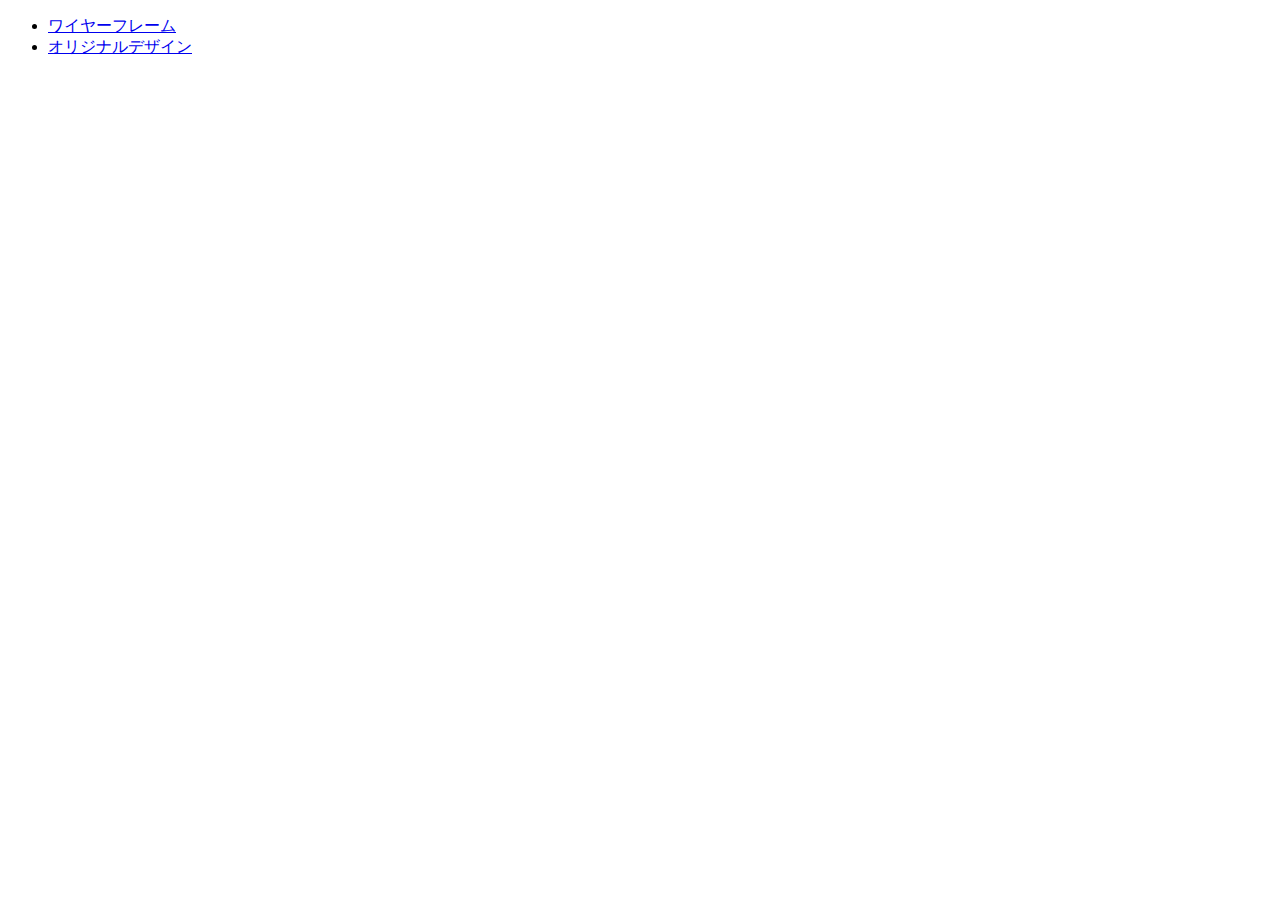
<file: index.html>
<!DOCTYPE html>
<html lang="ja">
    <head>
        <meta charset="UTF-8">
        <title>目次 | サイドバー固定ページ</title>
    </head>
    <body>
        <ul>
            <li><a href="wire/index.html">ワイヤーフレーム</a></li>
            <li><a href="design/index.html">オリジナルデザイン</a></li>
        </ul>
    </body>
</html>
</file>
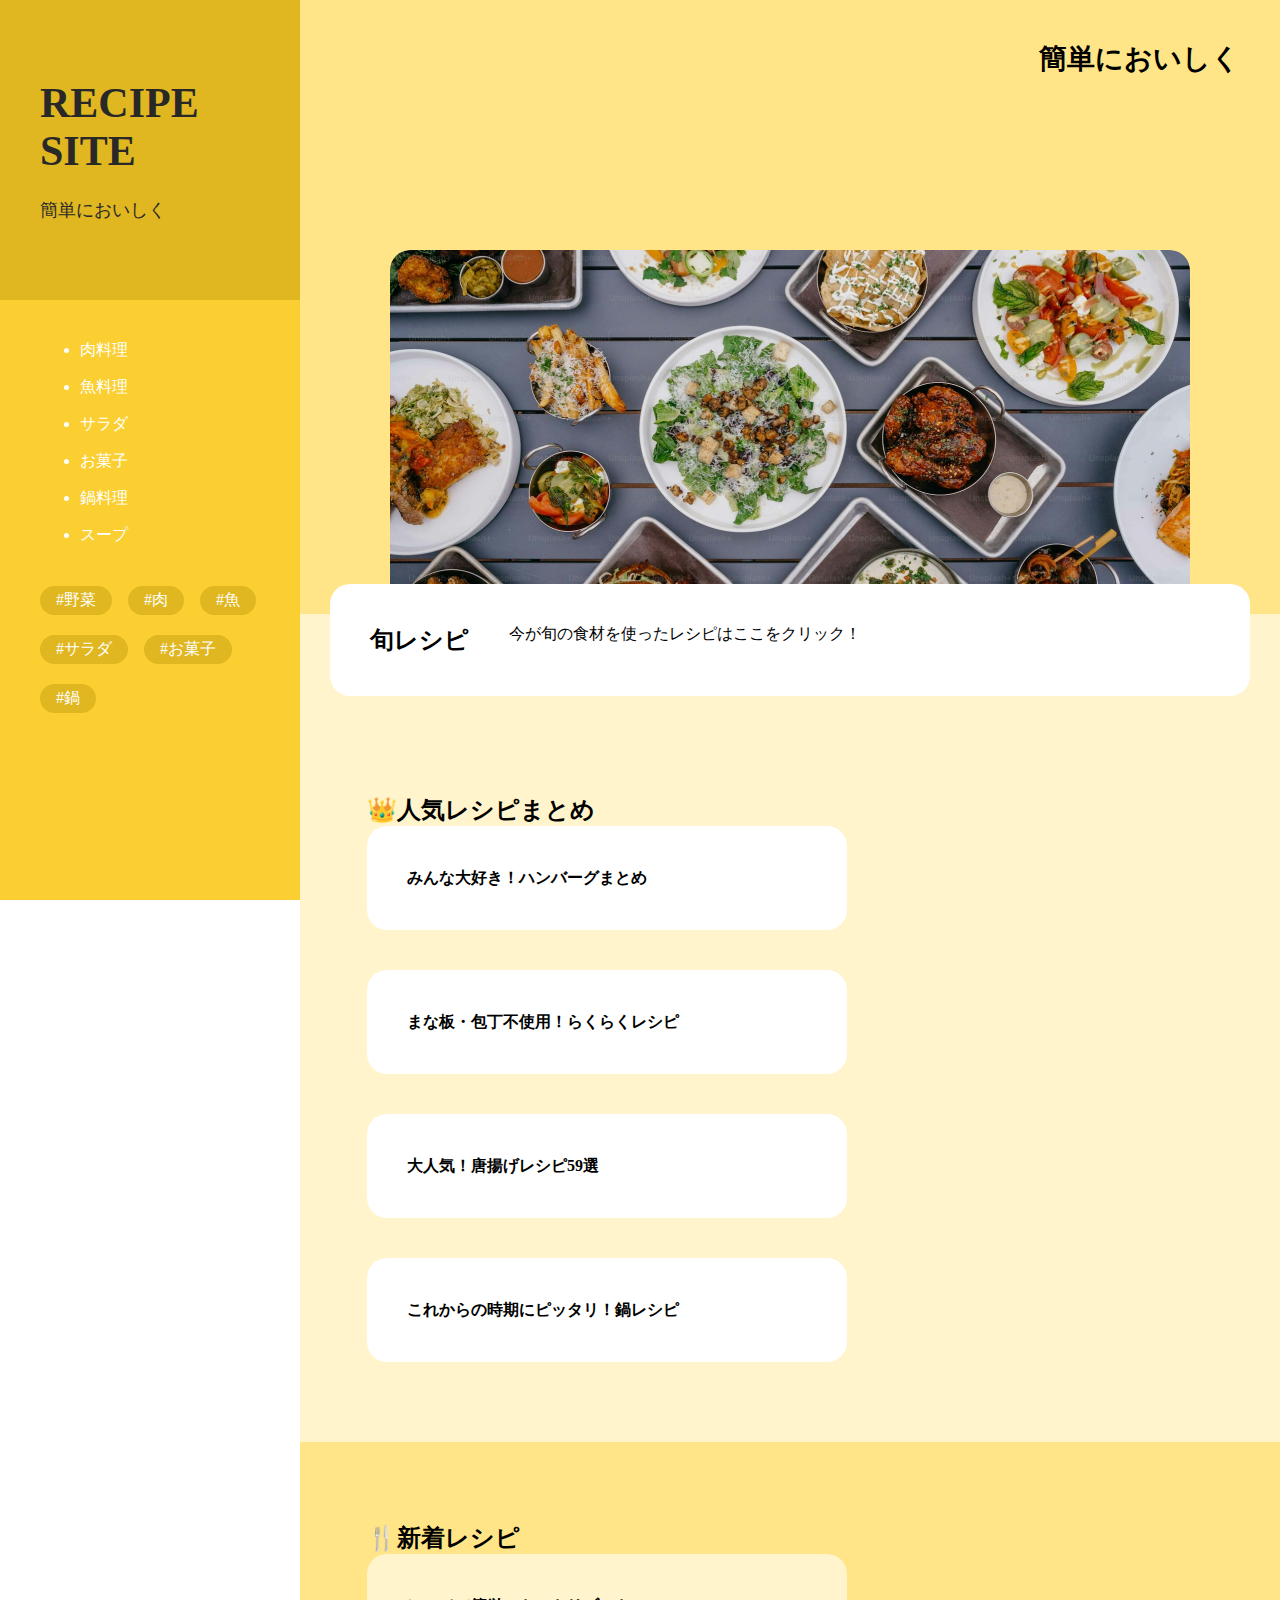
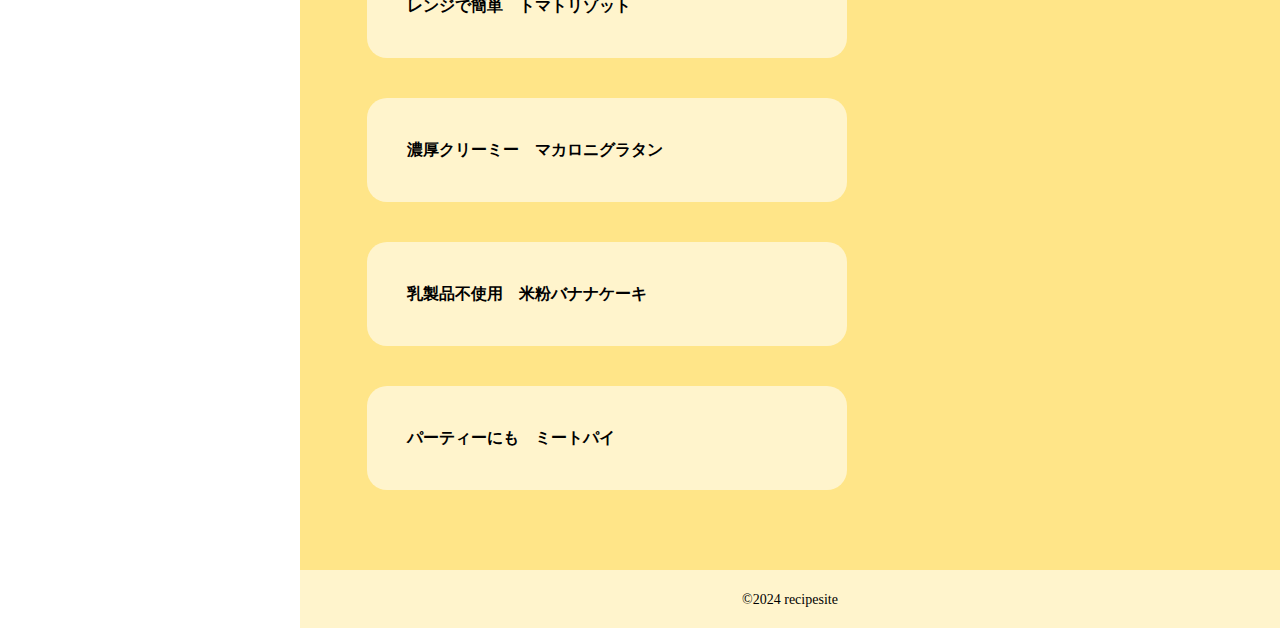
<file: design/index.html>
<!DOCTYPE html>
<html lang="ja">
    <head>
        <meta charset="UTF-8">
        <title>オリジナルデザイン | サイドバー固定ページ</title>
        <link rel="stylesheet" href="css/style.css">
    </head>
    <body>
        <aside class="sidebar">
            <div class="site-name">
                <h1>RECIPE SITE</h1>
                <p>簡単においしく</p>
            </div>
            <nav>
                <ul class="page-list">
                    <li><a href="#">肉料理</a> </li>
                    <li><a href="#">魚料理</a> </li>
                    <li><a href="#">サラダ</a> </li>
                    <li><a href="#">お菓子</a> </li>
                    <li><a href="#">鍋料理</a> </li>
                    <li><a href="#">スープ</a> </li>
                </ul>
                <div class="tags">
                    <a class="tag" href="#">#野菜</a>
                    <a class="tag" href="#">#肉</a>
                    <a class="tag" href="#">#魚</a>
                    <a class="tag" href="#">#サラダ</a>
                    <a class="tag" href="#">#お菓子</a>
                    <a class="tag" href="#">#鍋</a>
                </div>
            </nav>
        </aside>

        <div class="wrapper">
        <header>
            <p class="header-copy">簡単においしく</p>
            <img src="img/header-img.png" alt="ヘッダー画像">
        </header>
        <main>
            <section id="section-1">
                <h2>旬レシピ</h2>
                <a class="text" href="#">今が旬の食材を使ったレシピはここをクリック！</a>
            </section>

            <section id="section-2">
                <h2>👑人気レシピまとめ</h2>
                <div class="cards">
                    <a class="card" href="#">みんな大好き！ハンバーグまとめ</a>
                    <a class="card" href="#">まな板・包丁不使用！らくらくレシピ</a>
                    <a class="card" href="#">大人気！唐揚げレシピ59選</a>
                    <a class="card" href="#">これからの時期にピッタリ！鍋レシピ</a>
                </div>
            </section>
            
            <section id="section-3">
                <h2>🍴新着レシピ</h2>
                <div class="cards">
                    <a class="card" href="#">レンジで簡単　トマトリゾット</a>
                    <a class="card" href="#">濃厚クリーミー　マカロニグラタン</a>
                    <a class="card" href="#">乳製品不使用　米粉バナナケーキ</a>
                    <a class="card" href="#">パーティーにも　ミートパイ</a>
                </div>
 
            </section>

        </main>
        <footer>
            <small class="copyright">&copy;2024 recipesite</small>
        </footer>
    </div>
    </body>
</html>
</file>
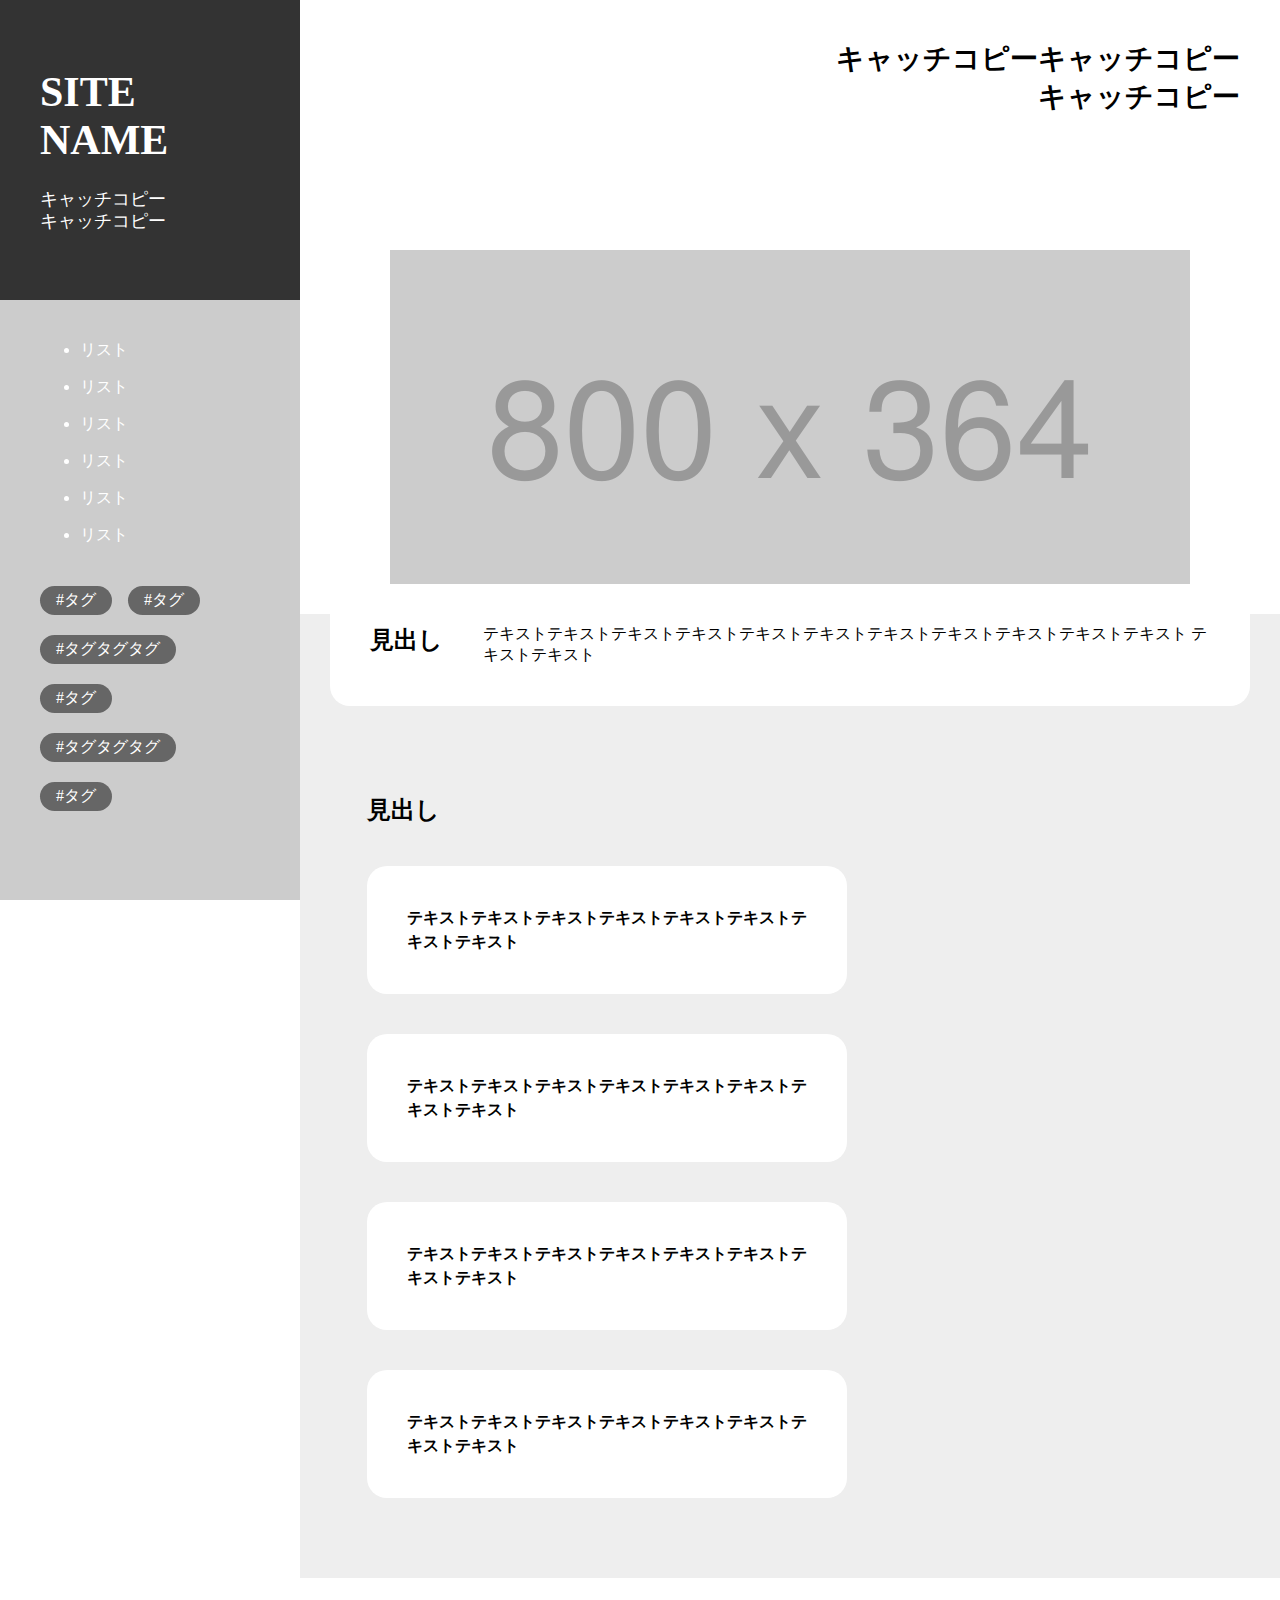
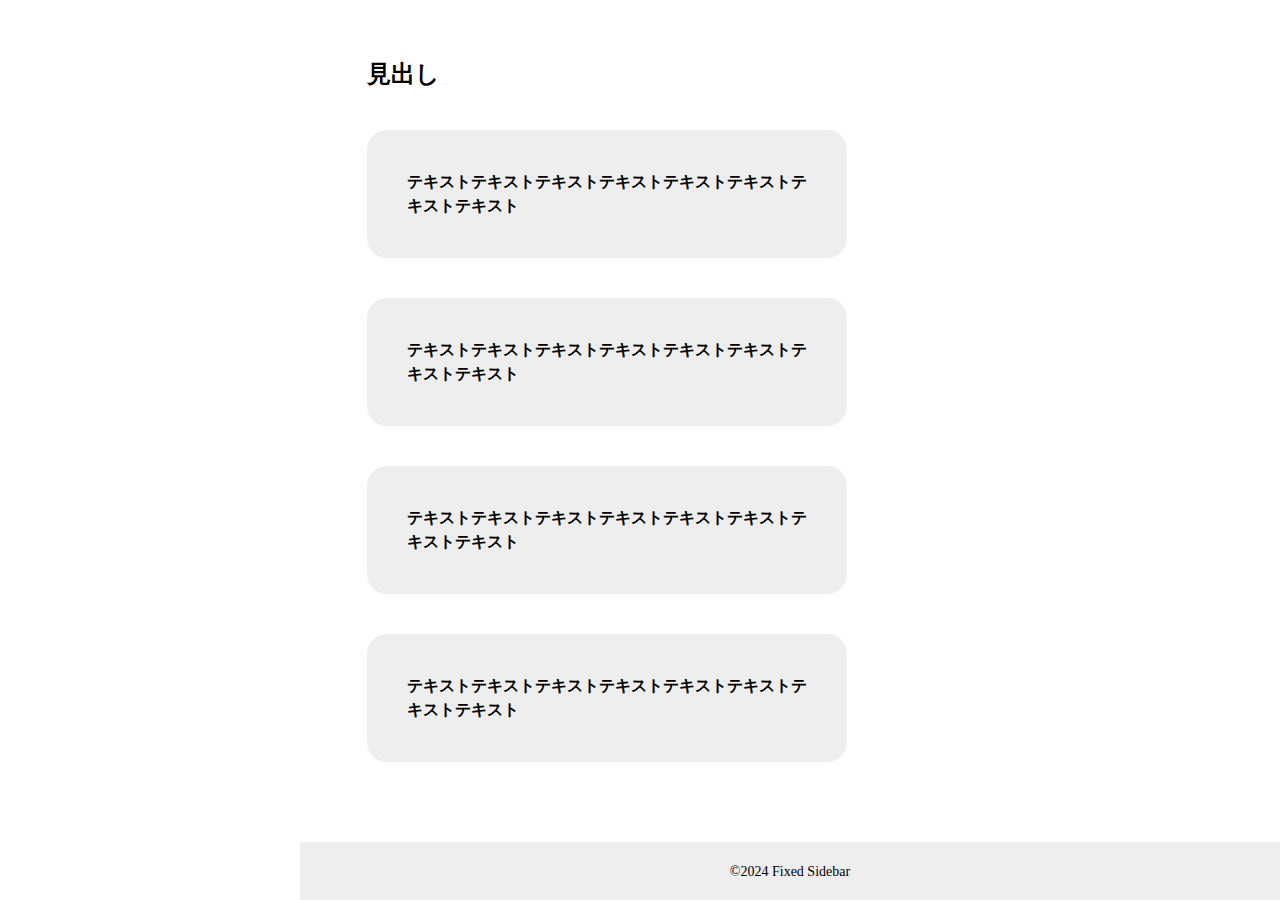
<file: wire/index.html>
<!DOCTYPE html>
<html lang="ja">
    <head>
        <meta charset="UTF-8">
        <title>ワイヤーフレーム | サイドバー固定ページ</title>
        <link rel="stylesheet" href="css/style.css">
    </head>
    <body>
        <aside class="sidebar">
            <div class="site-name">
                <h1>SITE NAME</h1>
                <p>キャッチコピー<br>キャッチコピー</p>
            </div>
            <nav>
                <ul class="page-list">
                    <li><a href="#">リスト</a> </li>
                    <li><a href="#">リスト</a> </li>
                    <li><a href="#">リスト</a> </li>
                    <li><a href="#">リスト</a> </li>
                    <li><a href="#">リスト</a> </li>
                    <li><a href="#">リスト</a> </li>
                </ul>
                <div class="tags">
                    <a class="tag" href="#">#タグ</a>
                    <a class="tag" href="#">#タグ</a>
                    <a class="tag" href="#">#タグタグタグ</a>
                    <a class="tag" href="#">#タグ</a>
                    <a class="tag" href="#">#タグタグタグ</a>
                    <a class="tag" href="#">#タグ</a>
                </div>
            </nav>
        </aside>

        <div class="wrapper">
        <header>
            <p class="header-copy">キャッチコピーキャッチコピー<br>キャッチコピー</p>
            <img src="img/header-img.png" alt="ヘッダー画像">
        </header>
        <main>
            <section id="section-1">
                <h2>見出し</h2>
                <a class="text" href="#">テキストテキストテキストテキストテキストテキストテキストテキストテキストテキストテキスト
                    テキストテキスト</a>
            </section>

            <section id="section-2">
                <h2>見出し</h2>
                <div class="cards">
                    <a class="card" href="#">テキストテキストテキストテキストテキストテキストテキストテキスト</a>
                    <a class="card" href="#">テキストテキストテキストテキストテキストテキストテキストテキスト</a>
                    <a class="card" href="#">テキストテキストテキストテキストテキストテキストテキストテキスト</a>
                    <a class="card" href="#">テキストテキストテキストテキストテキストテキストテキストテキスト</a>
                </div>
            </section>
            
            <section id="section-3">
                <h2>見出し</h2>
                <div class="cards">
                    <a class="card" href="#">テキストテキストテキストテキストテキストテキストテキストテキスト</a>
                    <a class="card" href="#">テキストテキストテキストテキストテキストテキストテキストテキスト</a>
                    <a class="card" href="#">テキストテキストテキストテキストテキストテキストテキストテキスト</a>
                    <a class="card" href="#">テキストテキストテキストテキストテキストテキストテキストテキスト</a>
                </div>

            </section>

        </main>
        <footer>
            <small class="copyright">&copy;2024 Fixed Sidebar</small>
        </footer>
    </div>
    </body>
</html>
</file>
<file: design/css/style.css>
@charset "utf-8";

*{
    box-sizing: border-box;
}

body{
    margin: 0;
}

.wrapper{
    margin-left: 300px;
}


a{
    color:inherit;
    text-decoration: none;
}

a:hover{
    text-decoration: underline;
}
img{
    max-width: 100%;
    border-radius: 20px;
}

/****************************
* サイドバー
*****************************/


.sidebar{
    background:#FBCF31;
    color: #fff;
    width: 300px;
    height: 100%;
    position: fixed;
    top:0;
    left: 0;
    z-index: 10;
}
/****************************
* サイト名
*****************************/


.site-name{
    background:#E1B721 ;
    width: 300px;
    height: 300px;
    padding: 0 40px;
    display: flex;
    flex-direction: column;
    justify-content: center;
    gap: 24px;
}

.site-name h1,
.site-name p{
    margin: 0;
    color: #282828;
}

.site-name h1{
    font-size: 42px;
    line-height: 48px;
}

.site-name p{
    font-size:18px;
    line-height: 22px;
}

/*** nav***/
nav{
    padding: 0 40px;
}

/****************************
* ページリスト
*****************************/
.page-list{
    margin: 40px 0;
}

.page-list li + li{
    margin-top:1rem;
}


/****************************
*タグ
*****************************/
.tags{
    display: flex;
    gap: 20px 16px;
    flex-wrap:wrap;
}

.tag{
    background: #E1B721;
    color: #fff;
    padding: 4px 16px;
    border-radius: 20px;
}

.tag:hover{
    background: #ae8e19;
    text-decoration: none;
}

/****************************
* ヘッダー
*****************************/
header{
    position: relative;
    height: 614px;
    background: #FFE588;
}

.header-copy{
    position: absolute;
    top: 40px;
    right: 40px;
    font-size: 28px;
    font-weight: bold;
    text-align: right;
    margin: 0;
}

header img{
    position: absolute;
    bottom: 0;
    right: 0;
    left: 0;
    margin: auto;
}



/****************************
* メイン　
*****************************/

main{
    position: relative;
}
h2{
    margin: 0;
    font-size: 24px;

}

/********************
* section-1
*********************/
#section-1{
    max-width: 920px;
    padding: 40px;
    display: flex;
    flex-wrap: wrap;
    align-items: flex-start;
    gap: 40px;
    position: absolute;
    top: -30px;
    right: 0;
    left: 0;
    margin: auto;
    background: #fff;
    border-radius: 20px;
}

#section-1 .text{
    flex: 1 0 0;
}

/*** カード ***/
.cards{
    display: flex;
    flex-wrap: wrap;
    gap: 40px;
    max-width: 1000px;
    margin: auto;
}

.card{
    width: 480px;
    padding: 40px;
    border-radius: 20px;
    background: #fff;
    font-weight:bold ;
    line-height: 24px;
}
/********************
* section-2
* section-3
*********************/
#section-2,
#section-3{
    padding: 80px 67px;
}

#section-2 h2,
#section-3 h2{
    max-width: 1000px;
    margin-bottom:0 auto 40px;
}
/********************
* section-2
*********************/
#section-2{
    background: #FFF4CC;
    padding-top: 180px;
}
/********************
* section-3
*********************/
#section-3 {
    background: #FFE588;
}


#section-3 .card{
    background: #FFF4CC;
}

/****************************
* フッター
*****************************/
footer{
    background: #FFF4CC;
    text-align: center;
    padding: 20px 0;
}

.copyright{
    font-size: 14px;
}


/********************
* 
*********************/

/***  ***/
</file>
<file: wire/css/style.css>
@charset "utf-8";

* {
  box-sizing: border-box;
}

body {
  margin: 0;
}

.wrapper {
  margin-left: 300px;
}

a {
  color: inherit;
  text-decoration: none;
}
a:hover {
  text-decoration: underline;
}

img {
  max-width: 100%;
}

/****************************
* サイドバー
*****************************/
.sidebar {
  background: #ccc;
  color: #fff;
  width: 300px;
  height: 100%;
  position: fixed;
  top: 0;
  left: 0;
  z-index: 10;
}
/********************
* サイト名
*********************/
.site-name {
  background: #333;
  width: 300px;
  height: 300px;
  padding: 0 40px;
  display: flex;
  flex-direction: column;
  justify-content: center;
  gap: 24px;
}
.site-name h1,
.site-name p {
  margin: 0;
}
.site-name h1 {
  font-size: 42px;
  line-height: 48px;
}
.site-name p {
  font-size: 18px;
  line-height: 22px;
}

/*** nav ***/
nav {
  padding: 0 40px;
}
/********************
* ページリスト
*********************/
.page-list {
  margin: 40px 0;
}
.page-list li + li {
  margin-top: 1em;
}

/********************
* タグ
*********************/
.tags {
  display: flex;
  gap: 20px 16px;
  flex-wrap: wrap;
}
.tag {
  background: #666;
  color: #fff;
  padding: 4px 16px;
  border-radius: 20px;
}
.tag:hover {
  background: #444;
  text-decoration: none;
}


/****************************
* ヘッダー
*****************************/
header {
  position: relative;
  height: 614px;
}
.header-copy {
  position: absolute;
  top: 40px;
  right: 40px;
  font-size: 28px;
  font-weight: bold;
  text-align: right;
  margin: 0;
}
header img {
  position: absolute;
  bottom: 0;
  right: 0;
  left: 0;
  margin: auto;
}

/****************************
* メイン
*****************************/
main {
  position: relative;
}
h2 {
  font-size: 24px;
  margin: 0;
}

/********************
* #section-1
*********************/
#section-1 {
  max-width: 920px;
  padding: 40px;
  display: flex;
  flex-wrap: wrap;
  align-items: flex-start;
  gap: 40px;
  position: absolute;
  top: -30px;
  right: 0;
  left: 0;
  margin: auto;
  background: #fff;
  border-radius: 20px;
}
#section-1 .text {
  flex: 1 0 0;
}

/*** カード ***/
.cards {
  display: flex;
  flex-wrap: wrap;
  gap: 40px;
  max-width: 1000px;
  margin: auto;
}
.card {
  width: 480px;
  padding: 40px;
  border-radius: 20px;
  background: #fff;
  font-weight: bold;
  line-height: 24px;
}

/********************
* #section-2
* #section-3
*********************/
#section-2,
#section-3 {
  padding: 80px 67px;
}
#section-2 h2,
#section-3 h2 {
  max-width: 1000px;
  margin: 0 auto 40px;
}
/********************
* #section-2
*********************/
#section-2 {
  background: #eee;
  padding-top: 180px;
}
/********************
* #section-3
*********************/
#section-3 .card {
  background: #eee;
}

/****************************
* フッター
*****************************/
footer {
  background: #eee;
  text-align: center;
  padding: 20px 0;
}
.copyright {
  font-size: 14px;
}
</file>
